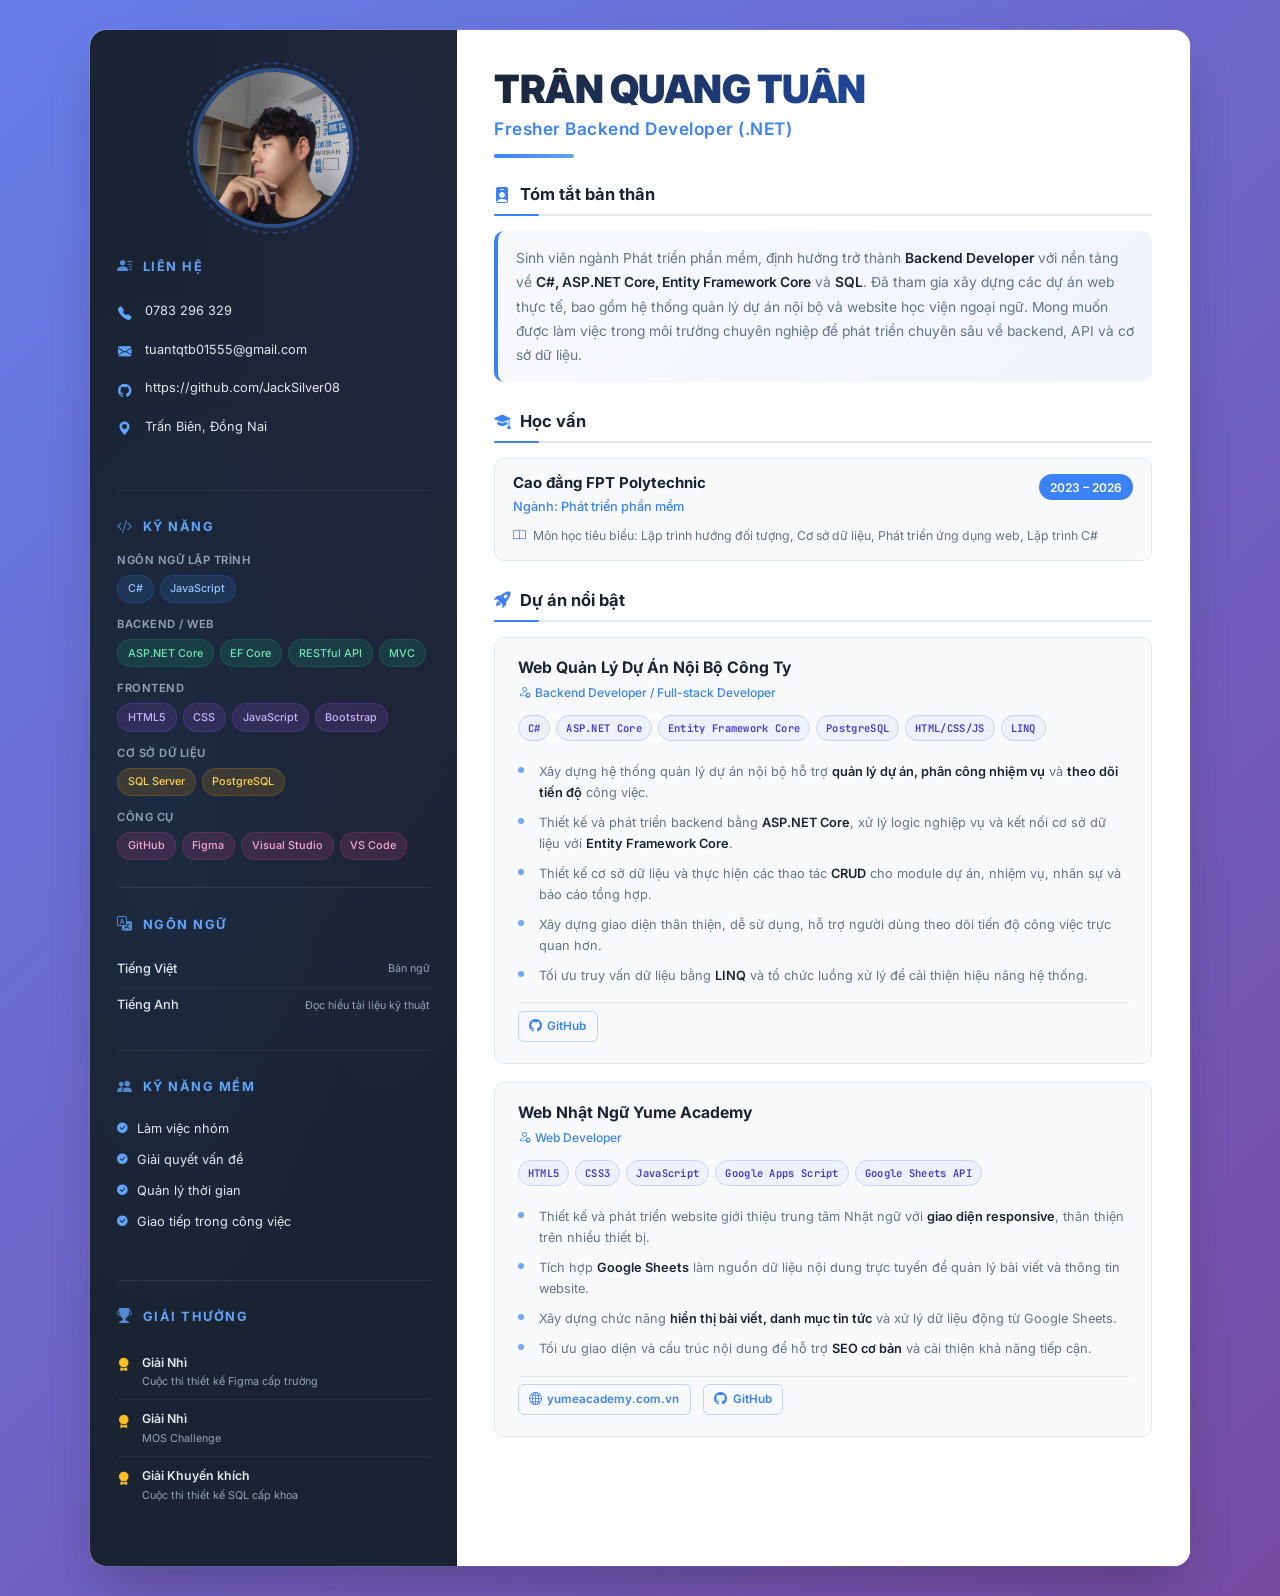
<file: index.html>
<!DOCTYPE html>
<html lang="vi">

<head>
    <meta charset="UTF-8">
    <meta name="viewport" content="width=device-width, initial-scale=1.0">
    <meta name="description" content="CV Trần Quang Tuấn - Fresher Backend Developer (.NET)">
    <title>CV - Trần Quang Tuấn | Fresher Backend Developer (.NET)</title>
    <!-- Bootstrap 5 CSS -->
    <link href="https://cdn.jsdelivr.net/npm/bootstrap@5.3.3/dist/css/bootstrap.min.css" rel="stylesheet">
    <!-- Bootstrap Icons -->
    <link href="https://cdn.jsdelivr.net/npm/bootstrap-icons@1.11.3/font/bootstrap-icons.min.css" rel="stylesheet">
    <!-- Google Fonts -->
    <link
        href="https://fonts.googleapis.com/css2?family=Inter:wght@300;400;500;600;700;800;900&family=JetBrains+Mono:wght@400;500&display=swap"
        rel="stylesheet">
    <link rel="stylesheet" href="style.css">
</head>

<body>
    <div class="cv-container">
        <div class="row g-0">
            <!-- ==================== CỘT TRÁI ==================== -->
            <div class="col-lg-4 sidebar">
                <!-- Ảnh đại diện -->
                <div class="profile-photo-wrapper">
                    <div class="profile-photo">
                        <img src="img/TuanTrandeptrai.jpg" alt="TRẦN QUANG TUẤN" id="profile-img">
                        <div class="photo-border"></div>
                    </div>
                </div>

                <!-- Thông tin liên hệ -->
                <div class="sidebar-section">
                    <h2 class="sidebar-title">
                        <i class="bi bi-person-lines-fill"></i>
                        Liên hệ
                    </h2>
                    <ul class="contact-list">
                        <li>
                            <i class="bi bi-telephone-fill"></i>
                            <span>0783 296 329</span>
                        </li>
                        <li>
                            <i class="bi bi-envelope-fill"></i>
                            <a href="mailto:tuantqtb01555@gmail.com">tuantqtb01555@gmail.com</a>
                        </li>
                        <li>
                            <i class="bi bi-github"></i>
                            <a href="https://github.com/JackSilver08"
                                target="_blank">https://github.com/JackSilver08</a>
                        </li>
                        <li>
                            <i class="bi bi-geo-alt-fill"></i>
                            <span>Trấn Biên, Đồng Nai</span>
                        </li>
                    </ul>
                </div>

                <!-- Kỹ năng -->
                <div class="sidebar-section">
                    <h2 class="sidebar-title">
                        <i class="bi bi-code-slash"></i>
                        Kỹ năng
                    </h2>

                    <div class="skill-group">
                        <h3 class="skill-group-title">Ngôn ngữ lập trình</h3>
                        <div class="skill-tags">
                            <span class="skill-tag primary">C#</span>
                            <span class="skill-tag primary">JavaScript</span>
                        </div>
                    </div>

                    <div class="skill-group">
                        <h3 class="skill-group-title">Backend / Web</h3>
                        <div class="skill-tags">
                            <span class="skill-tag accent">ASP.NET Core</span>
                            <span class="skill-tag accent">EF Core</span>
                            <span class="skill-tag accent">RESTful API</span>
                            <span class="skill-tag accent">MVC</span>
                        </div>
                    </div>

                    <div class="skill-group">
                        <h3 class="skill-group-title">Frontend</h3>
                        <div class="skill-tags">
                            <span class="skill-tag secondary">HTML5</span>
                            <span class="skill-tag secondary">CSS</span>
                            <span class="skill-tag secondary">JavaScript</span>
                            <span class="skill-tag secondary">Bootstrap</span>
                        </div>
                    </div>

                    <div class="skill-group">
                        <h3 class="skill-group-title">Cơ sở dữ liệu</h3>
                        <div class="skill-tags">
                            <span class="skill-tag db">SQL Server</span>
                            <span class="skill-tag db">PostgreSQL</span>
                        </div>
                    </div>

                    <div class="skill-group">
                        <h3 class="skill-group-title">Công cụ</h3>
                        <div class="skill-tags">
                            <span class="skill-tag tool">GitHub</span>
                            <span class="skill-tag tool">Figma</span>
                            <span class="skill-tag tool">Visual Studio</span>
                            <span class="skill-tag tool">VS Code</span>
                        </div>
                    </div>
                </div>

                <!-- Ngôn ngữ -->
                <div class="sidebar-section">
                    <h2 class="sidebar-title">
                        <i class="bi bi-translate"></i>
                        Ngôn ngữ
                    </h2>
                    <div class="language-item">
                        <div class="lang-name">Tiếng Việt</div>
                        <div class="lang-level">Bản ngữ</div>
                    </div>
                    <div class="language-item">
                        <div class="lang-name">Tiếng Anh</div>
                        <div class="lang-level">Đọc hiểu tài liệu kỹ thuật</div>
                    </div>
                </div>

                <!-- Kỹ năng mềm -->
                <div class="sidebar-section">
                    <h2 class="sidebar-title">
                        <i class="bi bi-people-fill"></i>
                        Kỹ năng mềm
                    </h2>
                    <ul class="soft-skills-list">
                        <li><i class="bi bi-check-circle-fill"></i> Làm việc nhóm</li>
                        <li><i class="bi bi-check-circle-fill"></i> Giải quyết vấn đề</li>
                        <li><i class="bi bi-check-circle-fill"></i> Quản lý thời gian</li>
                        <li><i class="bi bi-check-circle-fill"></i> Giao tiếp trong công việc</li>
                    </ul>
                </div>

                <!-- Giải thưởng -->
                <div class="sidebar-section">
                    <h2 class="sidebar-title">
                        <i class="bi bi-trophy-fill"></i>
                        Giải thưởng
                    </h2>
                    <ul class="awards-list">
                        <li>
                            <i class="bi bi-award-fill"></i>
                            <div>
                                <strong>Giải Nhì</strong>
                                <span>Cuộc thi thiết kế Figma cấp trường</span>
                            </div>
                        </li>
                        <li>
                            <i class="bi bi-award-fill"></i>
                            <div>
                                <strong>Giải Nhì</strong>
                                <span>MOS Challenge</span>
                            </div>
                        </li>
                        <li>
                            <i class="bi bi-award-fill"></i>
                            <div>
                                <strong>Giải Khuyến khích</strong>
                                <span>Cuộc thi thiết kế SQL cấp khoa</span>
                            </div>
                        </li>
                    </ul>
                </div>
            </div>

            <!-- ==================== CỘT PHẢI ==================== -->
            <div class="col-lg-8 main-content">
                <!-- Header: Tên + Vị trí -->
                <header class="cv-header">
                    <h1 class="full-name">TRẦN QUANG TUẤN</h1>
                    <div class="job-title">Fresher Backend Developer (.NET)</div>
                    <div class="header-divider"></div>
                </header>

                <!-- Tóm tắt bản thân -->
                <section class="cv-section" id="summary">
                    <h2 class="section-title">
                        <i class="bi bi-person-badge-fill"></i>
                        Tóm tắt bản thân
                    </h2>
                    <p class="summary-text">
                        Sinh viên ngành Phát triển phần mềm, định hướng trở thành <strong>Backend Developer</strong> với
                        nền tảng về
                        <strong>C#, ASP.NET Core, Entity Framework Core</strong> và <strong>SQL</strong>.
                        Đã tham gia xây dựng các dự án web thực tế, bao gồm hệ thống quản lý dự án nội bộ và website học
                        viện ngoại ngữ.
                        Mong muốn được làm việc trong môi trường chuyên nghiệp để phát triển chuyên sâu về backend, API
                        và cơ sở dữ liệu.
                    </p>
                </section>

                <!-- Học vấn -->
                <section class="cv-section" id="education">
                    <h2 class="section-title">
                        <i class="bi bi-mortarboard-fill"></i>
                        Học vấn
                    </h2>
                    <div class="education-item">
                        <div class="edu-header">
                            <div class="edu-info">
                                <h3 class="edu-school">Cao đẳng FPT Polytechnic</h3>
                                <span class="edu-major">Ngành: Phát triển phần mềm</span>
                            </div>
                            <span class="edu-year">2023 – 2026</span>
                        </div>
                        <p class="edu-detail">
                            <i class="bi bi-book"></i>
                            Môn học tiêu biểu: Lập trình hướng đối tượng, Cơ sở dữ liệu, Phát triển ứng dụng web, Lập
                            trình C#
                        </p>
                    </div>
                </section>

                <!-- Dự án nổi bật -->
                <section class="cv-section" id="projects">
                    <h2 class="section-title">
                        <i class="bi bi-rocket-takeoff-fill"></i>
                        Dự án nổi bật
                    </h2>

                    <!-- Project 1 -->
                    <div class="project-card">
                        <div class="project-header">
                            <h3 class="project-name">Web Quản Lý Dự Án Nội Bộ Công Ty</h3>
                            <div class="project-meta">
                                <span class="project-role"><i class="bi bi-person-gear"></i> Backend Developer /
                                    Full-stack Developer</span>
                            </div>
                        </div>
                        <div class="tech-stack">
                            <span class="tech-badge">C#</span>
                            <span class="tech-badge">ASP.NET Core</span>
                            <span class="tech-badge">Entity Framework Core</span>
                            <span class="tech-badge">PostgreSQL</span>
                            <span class="tech-badge">HTML/CSS/JS</span>
                            <span class="tech-badge">LINQ</span>
                        </div>
                        <ul class="project-details">
                            <li>Xây dựng hệ thống quản lý dự án nội bộ hỗ trợ <strong>quản lý dự án, phân công nhiệm
                                    vụ</strong> và <strong>theo dõi tiến độ</strong> công việc.</li>
                            <li>Thiết kế và phát triển backend bằng <strong>ASP.NET Core</strong>, xử lý logic nghiệp vụ
                                và kết nối cơ sở dữ liệu với <strong>Entity Framework Core</strong>.</li>
                            <li>Thiết kế cơ sở dữ liệu và thực hiện các thao tác <strong>CRUD</strong> cho module dự án,
                                nhiệm vụ, nhân sự và báo cáo tổng hợp.</li>
                            <li>Xây dựng giao diện thân thiện, dễ sử dụng, hỗ trợ người dùng theo dõi tiến độ công việc
                                trực quan hơn.</li>
                            <li>Tối ưu truy vấn dữ liệu bằng <strong>LINQ</strong> và tổ chức luồng xử lý để cải thiện
                                hiệu năng hệ thống.</li>
                        </ul>
                        <div class="project-links">
                            <a href="https://github.com/JackSilver08/ProjectHub.git" class="project-link"><i
                                    class="bi bi-github"></i> GitHub</a>
                        </div>
                    </div>

                    <!-- Project 2 -->
                    <div class="project-card">
                        <div class="project-header">
                            <h3 class="project-name">Web Nhật Ngữ Yume Academy</h3>
                            <div class="project-meta">
                                <span class="project-role"><i class="bi bi-person-gear"></i> Web Developer</span>
                            </div>
                        </div>
                        <div class="tech-stack">
                            <span class="tech-badge">HTML5</span>
                            <span class="tech-badge">CSS3</span>
                            <span class="tech-badge">JavaScript</span>
                            <span class="tech-badge">Google Apps Script</span>
                            <span class="tech-badge">Google Sheets API</span>
                        </div>
                        <ul class="project-details">
                            <li>Thiết kế và phát triển website giới thiệu trung tâm Nhật ngữ với <strong>giao diện
                                    responsive</strong>, thân thiện trên nhiều thiết bị.</li>
                            <li>Tích hợp <strong>Google Sheets</strong> làm nguồn dữ liệu nội dung trực tuyến để quản lý
                                bài viết và thông tin website.</li>
                            <li>Xây dựng chức năng <strong>hiển thị bài viết, danh mục tin tức</strong> và xử lý dữ liệu
                                động từ Google Sheets.</li>
                            <li>Tối ưu giao diện và cấu trúc nội dung để hỗ trợ <strong>SEO cơ bản</strong> và cải thiện
                                khả năng tiếp cận.</li>
                        </ul>
                        <div class="project-links">
                            <a href="https://yumeacademy.com.vn" target="_blank" class="project-link"><i
                                    class="bi bi-globe2"></i> yumeacademy.com.vn</a>
                            <a href="#" class="project-link"><i class="bi bi-github"></i> GitHub</a>
                        </div>
                    </div>
                </section>
            </div>
        </div>
    </div>

    <!-- Bootstrap JS -->
    <script src="https://cdn.jsdelivr.net/npm/bootstrap@5.3.3/dist/js/bootstrap.bundle.min.js"></script>
    <script>
        // Avatar fallback - hiển thị chữ viết tắt khi chưa có ảnh
        const img = document.getElementById('profile-img');
        img.onerror = function () {
            this.style.display = 'none';
            const wrapper = this.parentElement;
            const fallback = document.createElement('div');
            fallback.className = 'avatar-fallback';
            fallback.textContent = 'TQT';
            wrapper.insertBefore(fallback, this);
        };
    </script>
</body>

</html>
</file>
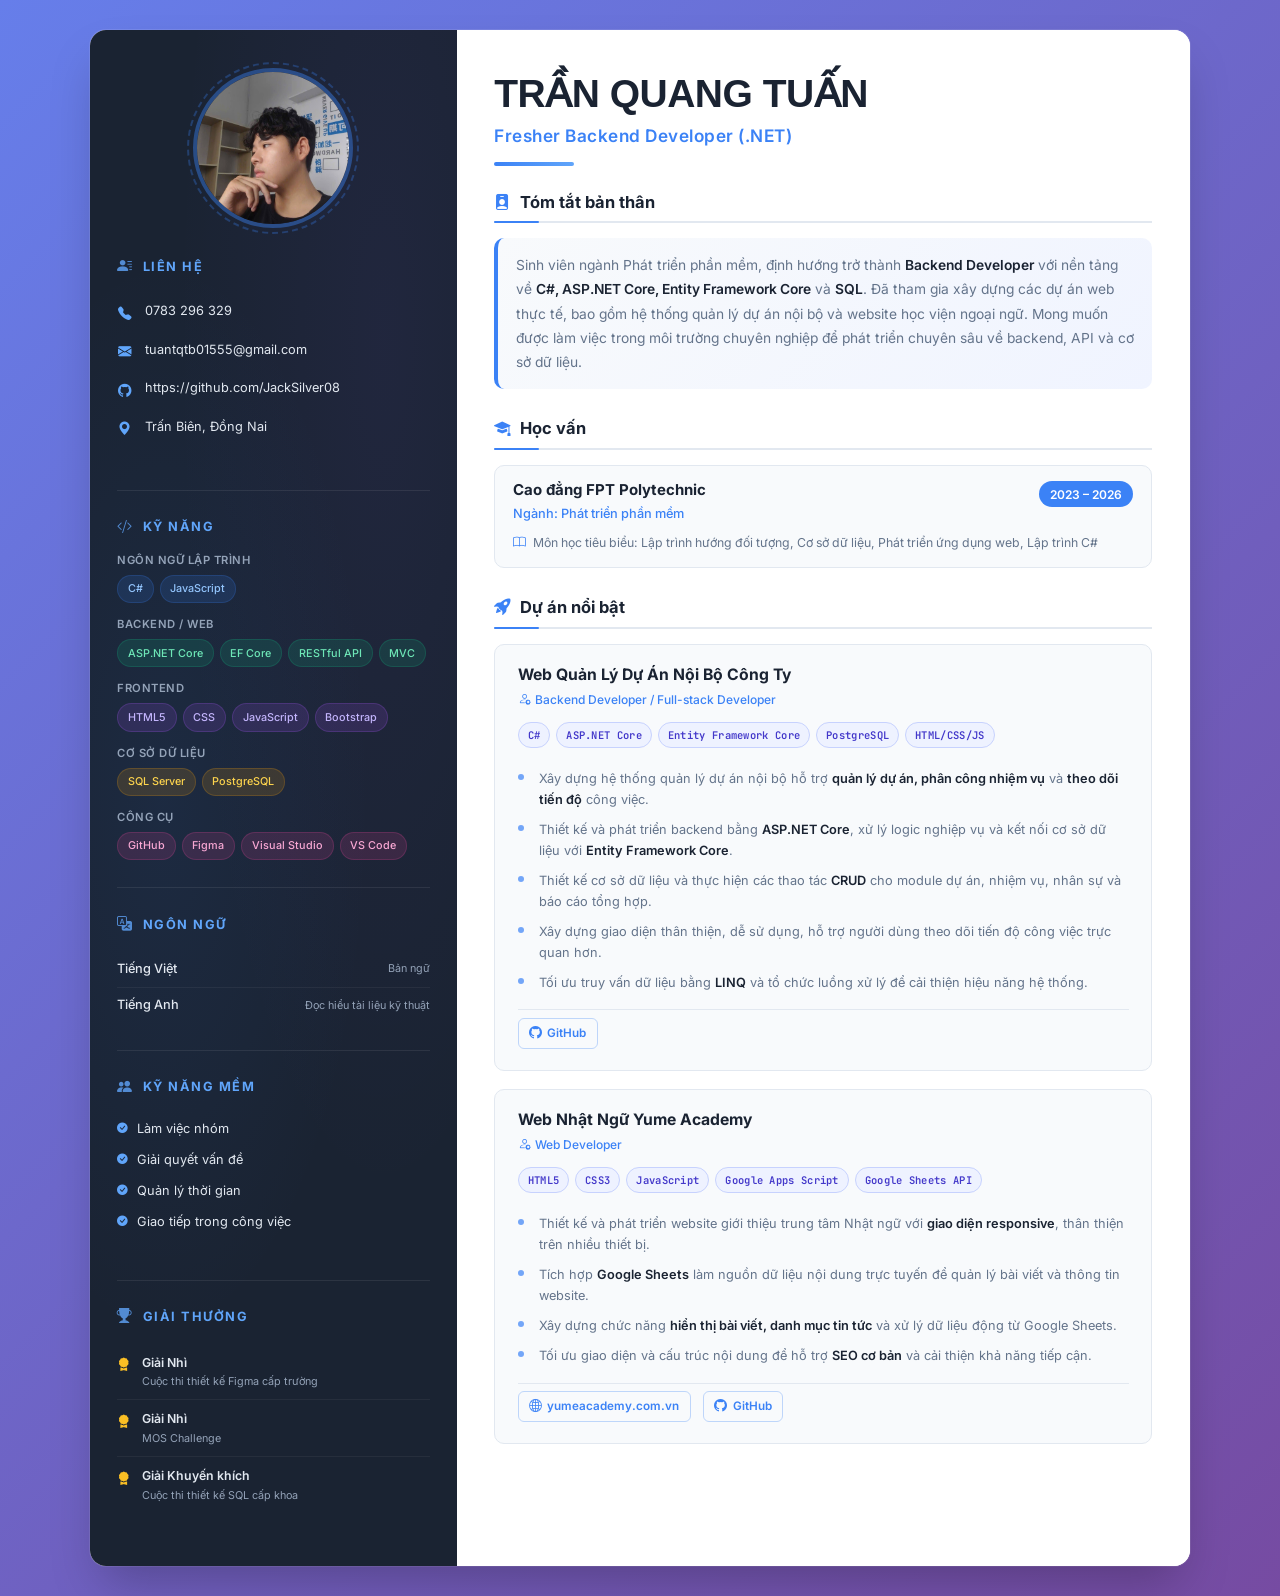
<file: cv_merged.html>
﻿<!DOCTYPE html>
<html lang="vi">

<head>
    <meta charset="UTF-8">
    <meta name="viewport" content="width=device-width, initial-scale=1.0">
    <meta name="description" content="CV Trần Quang Tuấn - Fresher Backend Developer (.NET)">
    <title>CV - Trần Quang Tuấn | Fresher Backend Developer (.NET)</title>
    <!-- Bootstrap 5 CSS -->
    <link href="https://cdn.jsdelivr.net/npm/bootstrap@5.3.3/dist/css/bootstrap.min.css" rel="stylesheet">
    <!-- Bootstrap Icons -->
    <link href="https://cdn.jsdelivr.net/npm/bootstrap-icons@1.11.3/font/bootstrap-icons.min.css" rel="stylesheet">
    <!-- Google Fonts -->
    <link
        href="https://fonts.googleapis.com/css2?family=Inter:wght@300;400;500;600;700;800;900&family=JetBrains+Mono:wght@400;500&display=swap"
        rel="stylesheet">
    <style>
/* ============================================
   CV - Trần Quang Tuấn
   Fresher Backend Developer (.NET)
   Premium Professional Design
   ============================================ */

/* ---------- CSS Variables ---------- */
:root {
    --primary: #1a2332;
    --primary-light: #243447;
    --primary-dark: #0f1720;
    --accent: #3b82f6;
    --accent-light: #60a5fa;
    --accent-dark: #2563eb;
    --accent-glow: rgba(59, 130, 246, 0.15);
    --sidebar-bg: #1a2332;
    --sidebar-text: #e2e8f0;
    --sidebar-muted: #94a3b8;
    --main-bg: #ffffff;
    --main-text: #1e293b;
    --main-muted: #64748b;
    --border-color: #e2e8f0;
    --card-bg: #f8fafc;
    --card-border: #e2e8f0;
    --tag-primary-bg: rgba(59, 130, 246, 0.15);
    --tag-primary-text: #93c5fd;
    --tag-accent-bg: rgba(16, 185, 129, 0.15);
    --tag-accent-text: #6ee7b7;
    --tag-secondary-bg: rgba(168, 85, 247, 0.15);
    --tag-secondary-text: #c4b5fd;
    --tag-db-bg: rgba(245, 158, 11, 0.15);
    --tag-db-text: #fcd34d;
    --tag-tool-bg: rgba(236, 72, 153, 0.15);
    --tag-tool-text: #f9a8d4;
    --tech-badge-bg: #eef2ff;
    --tech-badge-text: #4338ca;
    --tech-badge-border: #c7d2fe;
    --shadow-sm: 0 1px 2px rgba(0,0,0,0.05);
    --shadow-md: 0 4px 6px -1px rgba(0,0,0,0.1);
    --shadow-lg: 0 10px 15px -3px rgba(0,0,0,0.1);
    --shadow-xl: 0 20px 25px -5px rgba(0,0,0,0.1);
    --radius-sm: 6px;
    --radius-md: 10px;
    --radius-lg: 16px;
    --transition: all 0.3s cubic-bezier(0.4, 0, 0.2, 1);
}

/* ---------- Reset & Base ---------- */
*, *::before, *::after {
    box-sizing: border-box;
    margin: 0;
    padding: 0;
}

html {
    font-size: 15px;
    -webkit-font-smoothing: antialiased;
    -moz-osx-font-smoothing: grayscale;
}

body {
    font-family: 'Inter', -apple-system, BlinkMacSystemFont, 'Segoe UI', sans-serif;
    background: linear-gradient(135deg, #667eea 0%, #764ba2 100%);
    min-height: 100vh;
    display: flex;
    justify-content: center;
    align-items: flex-start;
    padding: 2rem 1rem;
    color: var(--main-text);
    line-height: 1.6;
}

/* ---------- CV Container ---------- */
.cv-container {
    max-width: 1100px;
    width: 100%;
    background: var(--main-bg);
    border-radius: var(--radius-lg);
    overflow: hidden;
    box-shadow: 
        0 25px 50px -12px rgba(0, 0, 0, 0.25),
        0 0 0 1px rgba(255, 255, 255, 0.1);
    animation: fadeInUp 0.8s ease-out;
}

@keyframes fadeInUp {
    from {
        opacity: 0;
        transform: translateY(30px);
    }
    to {
        opacity: 1;
        transform: translateY(0);
    }
}

/* ============================================
   SIDEBAR (Cột trái)
   ============================================ */
.sidebar {
    background: var(--sidebar-bg);
    color: var(--sidebar-text);
    padding: 2.5rem 1.8rem;
    position: relative;
    overflow: hidden;
}

.sidebar::before {
    content: '';
    position: absolute;
    top: 0;
    left: 0;
    right: 0;
    bottom: 0;
    background: 
        radial-gradient(ellipse at 20% 50%, rgba(59, 130, 246, 0.08) 0%, transparent 50%),
        radial-gradient(ellipse at 80% 20%, rgba(139, 92, 246, 0.06) 0%, transparent 50%);
    pointer-events: none;
}

.sidebar > * {
    position: relative;
    z-index: 1;
}

/* ---------- Profile Photo ---------- */
.profile-photo-wrapper {
    display: flex;
    justify-content: center;
    margin-bottom: 2rem;
}

.profile-photo {
    position: relative;
    width: 160px;
    height: 160px;
}

.profile-photo img {
    width: 100%;
    height: 100%;
    border-radius: 50%;
    object-fit: cover;
    border: 4px solid rgba(59, 130, 246, 0.4);
    transition: var(--transition);
    filter: brightness(1.05);
}

.profile-photo:hover img {
    border-color: var(--accent-light);
    transform: scale(1.03);
}

.photo-border {
    position: absolute;
    top: -6px;
    left: -6px;
    right: -6px;
    bottom: -6px;
    border-radius: 50%;
    border: 2px dashed rgba(59, 130, 246, 0.3);
    animation: rotate 20s linear infinite;
}

@keyframes rotate {
    from { transform: rotate(0deg); }
    to { transform: rotate(360deg); }
}

/* Avatar Fallback */
.avatar-fallback {
    width: 100%;
    height: 100%;
    border-radius: 50%;
    background: linear-gradient(135deg, var(--accent), #8b5cf6);
    display: flex;
    align-items: center;
    justify-content: center;
    font-size: 2.8rem;
    font-weight: 800;
    color: #fff;
    letter-spacing: 2px;
    border: 4px solid rgba(59, 130, 246, 0.4);
}

/* ---------- Sidebar Section ---------- */
.sidebar-section {
    margin-bottom: 1.8rem;
    padding-bottom: 1.8rem;
    border-bottom: 1px solid rgba(255, 255, 255, 0.08);
}

.sidebar-section:last-child {
    margin-bottom: 0;
    padding-bottom: 0;
    border-bottom: none;
}

.sidebar-title {
    font-size: 0.85rem;
    font-weight: 700;
    text-transform: uppercase;
    letter-spacing: 1.5px;
    color: var(--accent-light);
    margin-bottom: 1.2rem;
    display: flex;
    align-items: center;
    gap: 0.6rem;
}

.sidebar-title i {
    font-size: 1rem;
    opacity: 0.8;
}

/* ---------- Contact List ---------- */
.contact-list {
    list-style: none;
    padding: 0;
}

.contact-list li {
    display: flex;
    align-items: flex-start;
    gap: 0.75rem;
    padding: 0.5rem 0;
    font-size: 0.85rem;
    color: var(--sidebar-text);
    transition: var(--transition);
}

.contact-list li:hover {
    color: #fff;
    transform: translateX(3px);
}

.contact-list li i {
    color: var(--accent-light);
    font-size: 0.9rem;
    margin-top: 2px;
    flex-shrink: 0;
    width: 1.1rem;
    text-align: center;
}

.contact-list li a {
    color: var(--sidebar-text);
    text-decoration: none;
    transition: var(--transition);
    word-break: break-all;
}

.contact-list li a:hover {
    color: var(--accent-light);
}

/* ---------- Skill Groups ---------- */
.skill-group {
    margin-bottom: 1rem;
}

.skill-group:last-child {
    margin-bottom: 0;
}

.skill-group-title {
    font-size: 0.75rem;
    font-weight: 600;
    color: var(--sidebar-muted);
    margin-bottom: 0.5rem;
    text-transform: uppercase;
    letter-spacing: 0.5px;
}

.skill-tags {
    display: flex;
    flex-wrap: wrap;
    gap: 0.4rem;
}

.skill-tag {
    font-size: 0.72rem;
    font-weight: 500;
    padding: 0.3rem 0.65rem;
    border-radius: 20px;
    transition: var(--transition);
    cursor: default;
}

.skill-tag:hover {
    transform: translateY(-1px);
    filter: brightness(1.2);
}

.skill-tag.primary {
    background: var(--tag-primary-bg);
    color: var(--tag-primary-text);
    border: 1px solid rgba(59, 130, 246, 0.2);
}

.skill-tag.accent {
    background: var(--tag-accent-bg);
    color: var(--tag-accent-text);
    border: 1px solid rgba(16, 185, 129, 0.2);
}

.skill-tag.secondary {
    background: var(--tag-secondary-bg);
    color: var(--tag-secondary-text);
    border: 1px solid rgba(168, 85, 247, 0.2);
}

.skill-tag.db {
    background: var(--tag-db-bg);
    color: var(--tag-db-text);
    border: 1px solid rgba(245, 158, 11, 0.2);
}

.skill-tag.tool {
    background: var(--tag-tool-bg);
    color: var(--tag-tool-text);
    border: 1px solid rgba(236, 72, 153, 0.2);
}

/* ---------- Language ---------- */
.language-item {
    display: flex;
    justify-content: space-between;
    align-items: center;
    padding: 0.5rem 0;
    border-bottom: 1px solid rgba(255, 255, 255, 0.05);
}

.language-item:last-child {
    border-bottom: none;
}

.lang-name {
    font-size: 0.85rem;
    font-weight: 500;
    color: var(--sidebar-text);
}

.lang-level {
    font-size: 0.72rem;
    color: var(--sidebar-muted);
    text-align: right;
    max-width: 55%;
}

/* ---------- Soft Skills ---------- */
.soft-skills-list {
    list-style: none;
    padding: 0;
}

.soft-skills-list li {
    display: flex;
    align-items: center;
    gap: 0.6rem;
    padding: 0.35rem 0;
    font-size: 0.85rem;
    color: var(--sidebar-text);
    transition: var(--transition);
}

.soft-skills-list li:hover {
    transform: translateX(3px);
}

.soft-skills-list li i {
    color: var(--accent-light);
    font-size: 0.7rem;
}

/* ---------- Awards ---------- */
.awards-list {
    list-style: none;
    padding: 0;
}

.awards-list li {
    display: flex;
    align-items: flex-start;
    gap: 0.7rem;
    padding: 0.6rem 0;
    border-bottom: 1px solid rgba(255, 255, 255, 0.05);
    transition: var(--transition);
}

.awards-list li:last-child {
    border-bottom: none;
}

.awards-list li:hover {
    transform: translateX(3px);
}

.awards-list li i {
    color: #fbbf24;
    font-size: 0.9rem;
    margin-top: 2px;
    flex-shrink: 0;
}

.awards-list li div {
    display: flex;
    flex-direction: column;
}

.awards-list li strong {
    font-size: 0.82rem;
    font-weight: 600;
    color: var(--sidebar-text);
}

.awards-list li span {
    font-size: 0.72rem;
    color: var(--sidebar-muted);
    margin-top: 1px;
}


/* ============================================
   MAIN CONTENT (Cột phải)
   ============================================ */
.main-content {
    padding: 2.5rem 2.5rem 2rem;
    background: var(--main-bg);
}

/* ---------- CV Header ---------- */
.cv-header {
    margin-bottom: 1.8rem;
}

.full-name {
    font-family: 'Segoe UI', Tahoma, Arial, 'Noto Sans', sans-serif;
    font-size: 2.6rem;
    font-weight: 900;
    color: var(--primary);
    letter-spacing: -0.5px;
    line-height: 1.2;
    margin-bottom: 0.3rem;
    display: inline-block;
    overflow: visible;
    padding-top: 0.08em;
}

.job-title {
    font-size: 1.15rem;
    font-weight: 600;
    color: var(--accent);
    letter-spacing: 0.5px;
    margin-bottom: 0.8rem;
}

.header-divider {
    width: 80px;
    height: 4px;
    background: linear-gradient(90deg, var(--accent), var(--accent-light));
    border-radius: 2px;
}

/* ---------- CV Section ---------- */
.cv-section {
    margin-bottom: 2rem;
}

.section-title {
    font-size: 1.1rem;
    font-weight: 700;
    color: var(--primary);
    margin-bottom: 1rem;
    padding-bottom: 0.6rem;
    border-bottom: 2px solid var(--border-color);
    display: flex;
    align-items: center;
    gap: 0.6rem;
    position: relative;
}

.section-title::after {
    content: '';
    position: absolute;
    bottom: -2px;
    left: 0;
    width: 45px;
    height: 2px;
    background: var(--accent);
    border-radius: 1px;
}

.section-title i {
    color: var(--accent);
    font-size: 1.1rem;
}

/* ---------- Summary ---------- */
.summary-text {
    font-size: 0.92rem;
    color: var(--main-muted);
    line-height: 1.75;
    padding: 1rem 1.2rem;
    background: linear-gradient(135deg, var(--card-bg), #f0f4ff);
    border-radius: var(--radius-md);
    border-left: 4px solid var(--accent);
    position: relative;
}

.summary-text strong {
    color: var(--primary);
    font-weight: 600;
}

/* ---------- Education ---------- */
.education-item {
    padding: 1rem 1.2rem;
    background: var(--card-bg);
    border-radius: var(--radius-md);
    border: 1px solid var(--card-border);
    transition: var(--transition);
}

.education-item:hover {
    box-shadow: var(--shadow-md);
    border-color: var(--accent);
    transform: translateY(-2px);
}

.edu-header {
    display: flex;
    justify-content: space-between;
    align-items: flex-start;
    margin-bottom: 0.5rem;
}

.edu-school {
    font-size: 1rem;
    font-weight: 700;
    color: var(--primary);
    margin-bottom: 0.15rem;
}

.edu-major {
    font-size: 0.85rem;
    color: var(--accent);
    font-weight: 500;
}

.edu-year {
    font-size: 0.8rem;
    font-weight: 600;
    color: var(--main-bg);
    background: var(--accent);
    padding: 0.25rem 0.75rem;
    border-radius: 20px;
    white-space: nowrap;
    flex-shrink: 0;
}

.edu-detail {
    font-size: 0.82rem;
    color: var(--main-muted);
    margin: 0;
}

.edu-detail i {
    color: var(--accent);
    margin-right: 0.3rem;
    font-size: 0.8rem;
}

/* ---------- Project Card ---------- */
.project-card {
    padding: 1.4rem 1.5rem;
    background: var(--card-bg);
    border-radius: var(--radius-md);
    border: 1px solid var(--card-border);
    margin-bottom: 1.2rem;
    transition: var(--transition);
    position: relative;
    overflow: hidden;
}

.project-card::before {
    content: '';
    position: absolute;
    top: 0;
    left: 0;
    width: 4px;
    height: 100%;
    background: linear-gradient(to bottom, var(--accent), var(--accent-light));
    border-radius: 2px 0 0 2px;
    opacity: 0;
    transition: var(--transition);
}

.project-card:hover {
    box-shadow: var(--shadow-lg);
    border-color: rgba(59, 130, 246, 0.3);
    transform: translateY(-3px);
}

.project-card:hover::before {
    opacity: 1;
}

.project-card:last-child {
    margin-bottom: 0;
}

.project-header {
    margin-bottom: 0.8rem;
}

.project-name {
    font-size: 1.05rem;
    font-weight: 700;
    color: var(--primary);
    margin-bottom: 0.3rem;
}

.project-meta {
    display: flex;
    flex-wrap: wrap;
    gap: 0.8rem;
}

.project-role {
    font-size: 0.8rem;
    color: var(--accent);
    font-weight: 500;
    display: flex;
    align-items: center;
    gap: 0.3rem;
}

.project-role i {
    font-size: 0.85rem;
}

/* ---------- Tech Stack Badges ---------- */
.tech-stack {
    display: flex;
    flex-wrap: wrap;
    gap: 0.4rem;
    margin-bottom: 1rem;
}

.tech-badge {
    font-size: 0.7rem;
    font-weight: 600;
    padding: 0.25rem 0.6rem;
    background: var(--tech-badge-bg);
    color: var(--tech-badge-text);
    border: 1px solid var(--tech-badge-border);
    border-radius: 20px;
    font-family: 'JetBrains Mono', monospace;
    letter-spacing: 0.3px;
    transition: var(--transition);
}

.tech-badge:hover {
    background: var(--accent);
    color: #fff;
    border-color: var(--accent);
    transform: translateY(-1px);
}

/* ---------- Project Details ---------- */
.project-details {
    list-style: none;
    padding: 0;
    margin-bottom: 0.8rem;
}

.project-details li {
    font-size: 0.85rem;
    color: var(--main-muted);
    padding: 0.3rem 0 0.3rem 1.4rem;
    position: relative;
    line-height: 1.65;
}

.project-details li::before {
    content: '';
    position: absolute;
    left: 0;
    top: 0.7rem;
    width: 6px;
    height: 6px;
    border-radius: 50%;
    background: var(--accent);
    opacity: 0.7;
}

.project-details li strong {
    color: var(--primary);
    font-weight: 600;
}

/* ---------- Project Links ---------- */
.project-links {
    display: flex;
    gap: 0.8rem;
    flex-wrap: wrap;
    padding-top: 0.5rem;
    border-top: 1px solid var(--card-border);
}

.project-link {
    font-size: 0.78rem;
    font-weight: 600;
    color: var(--accent);
    text-decoration: none;
    display: flex;
    align-items: center;
    gap: 0.35rem;
    padding: 0.3rem 0.7rem;
    border-radius: var(--radius-sm);
    border: 1px solid rgba(59, 130, 246, 0.3);
    transition: var(--transition);
}

.project-link:hover {
    background: var(--accent);
    color: #fff;
    border-color: var(--accent);
    transform: translateY(-1px);
    box-shadow: 0 3px 10px rgba(59, 130, 246, 0.3);
}

.project-link i {
    font-size: 0.85rem;
}


/* ============================================
   PRINT PAGE SETUP
   ============================================ */
@page {
    size: A4 portrait;
    margin: 0;
}

@media print {
    :root {
        --print-page-width: 210mm;
        --print-page-height: 297mm;
        --print-sidebar-width: 70mm;
        --print-main-width: 140mm;
        --print-base-size: 9pt;
        --print-body-line-height: 1.35;
    }

    html,
    body {
        width: var(--print-page-width);
        height: var(--print-page-height);
        margin: 0 !important;
        padding: 0 !important;
        overflow: hidden;
        background: #fff !important;
    }

    body {
        display: block;
        min-height: 0;
        font-size: var(--print-base-size);
        line-height: var(--print-body-line-height);
        color: var(--main-text);
        -webkit-print-color-adjust: exact;
        print-color-adjust: exact;
    }

    /* Freeze interactive effects so the printed page stays deterministic. */
    *,
    *::before,
    *::after {
        animation: none !important;
        transition: none !important;
        box-shadow: none !important;
    }

    .cv-container {
        width: var(--print-page-width) !important;
        min-width: var(--print-page-width);
        max-width: var(--print-page-width) !important;
        height: var(--print-page-height) !important;
        min-height: var(--print-page-height);
        margin: 0 !important;
        border-radius: 0;
        overflow: hidden;
        box-shadow: none;
        break-after: avoid-page;
        page-break-after: avoid;
    }

    /* Override Bootstrap's responsive grid so print keeps the two-column layout on A4. */
    .cv-container > .row {
        display: grid !important;
        grid-template-columns: var(--print-sidebar-width) var(--print-main-width);
        width: 100%;
        height: 100%;
        margin: 0 !important;
        gap: 0;
    }

    .sidebar,
    .main-content {
        width: auto !important;
        max-width: none !important;
        min-width: 0;
        min-height: 0;
        flex: none !important;
    }

    .sidebar {
        padding: 10mm 6mm 8mm;
        background: var(--sidebar-bg) !important;
    }

    .main-content {
        padding: 10mm 9mm 8mm;
        background: #fff !important;
    }

    .photo-border {
        animation: none;
        top: -1.2mm;
        left: -1.2mm;
        right: -1.2mm;
        bottom: -1.2mm;
        border-width: 0.35mm;
    }

    .profile-photo-wrapper {
        margin-bottom: 4mm;
    }

    .profile-photo {
        width: 30mm;
        height: 30mm;
    }

    .avatar-fallback {
        font-size: 18pt;
        letter-spacing: 0.8pt;
    }

    .sidebar-section {
        margin-bottom: 4.2mm;
        padding-bottom: 4.2mm;
    }

    .sidebar-title {
        font-size: 9pt;
        letter-spacing: 0.8pt;
        margin-bottom: 2.5mm;
        gap: 1.6mm;
    }

    .sidebar-title i {
        font-size: 9.5pt;
    }

    .contact-list li,
    .soft-skills-list li {
        gap: 2mm;
        padding: 1.2mm 0;
        font-size: 8pt;
    }

    .contact-list li i,
    .awards-list li i {
        width: 4mm;
        font-size: 8pt;
        margin-top: 0.3mm;
    }

    .contact-list li a {
        color: var(--sidebar-text) !important;
        word-break: break-word;
        overflow-wrap: anywhere;
    }

    .skill-group {
        margin-bottom: 2.5mm;
    }

    .skill-group-title {
        font-size: 7.2pt;
        margin-bottom: 1.2mm;
    }

    .skill-tags,
    .tech-stack {
        gap: 1.2mm;
    }

    .skill-tag,
    .tech-badge {
        font-size: 6.9pt;
        padding: 0.8mm 1.8mm;
        border-radius: 999px;
    }

    .language-item {
        padding: 1.2mm 0;
    }

    .lang-name {
        font-size: 8pt;
    }

    .lang-level {
        max-width: 52%;
        font-size: 7pt;
    }

    .awards-list li {
        gap: 2mm;
        padding: 1.4mm 0;
    }

    .awards-list li strong {
        font-size: 7.8pt;
    }

    .awards-list li span {
        font-size: 7pt;
    }

    .cv-header {
        margin-bottom: 4.5mm;
    }

    .full-name {
        font-size: 23pt;
        margin-bottom: 1mm;
        letter-spacing: -0.4pt;
    }

    .job-title {
        font-size: 11pt;
        margin-bottom: 2.3mm;
    }

    .header-divider {
        width: 24mm;
        height: 1mm;
    }

    .cv-section {
        margin-bottom: 4.5mm;
    }

    .cv-section:last-child {
        margin-bottom: 0;
    }

    .section-title {
        font-size: 10.5pt;
        margin-bottom: 2.2mm;
        padding-bottom: 1.6mm;
        gap: 1.8mm;
    }

    .section-title::after {
        width: 13mm;
    }

    .section-title i {
        font-size: 10pt;
    }

    .summary-text,
    .education-item,
    .project-card {
        border-radius: 2mm;
    }

    .summary-text {
        font-size: 8.8pt;
        line-height: 1.45;
        padding: 3mm 3.4mm;
        border-left-width: 1mm;
    }

    .education-item {
        padding: 3mm 3.4mm;
    }

    .edu-header {
        gap: 2mm;
        margin-bottom: 1.4mm;
    }

    .edu-school {
        font-size: 9pt;
    }

    .edu-major {
        font-size: 8pt;
    }

    .edu-year {
        font-size: 7.4pt;
        padding: 0.8mm 2mm;
    }

    .edu-detail {
        font-size: 7.8pt;
        line-height: 1.35;
    }

    .project-card {
        padding: 3.2mm 3.5mm;
        margin-bottom: 3mm;
    }

    .project-card::before {
        width: 1mm;
        opacity: 1;
    }

    .project-header {
        margin-bottom: 1.8mm;
    }

    .project-name {
        font-size: 9.2pt;
        line-height: 1.25;
        margin-bottom: 0.8mm;
    }

    .project-meta {
        gap: 1.6mm;
    }

    .project-role {
        font-size: 7.7pt;
        gap: 1mm;
    }

    .project-role i {
        font-size: 7.8pt;
    }

    .tech-stack {
        margin-bottom: 2.2mm;
    }

    .project-details {
        margin-bottom: 2mm;
    }

    .project-details li {
        font-size: 7.9pt;
        line-height: 1.35;
        padding: 0.7mm 0 0.7mm 4mm;
    }

    .project-details li::before {
        top: 1.55mm;
        width: 1.2mm;
        height: 1.2mm;
    }

    .project-links {
        gap: 1.8mm;
        padding-top: 2mm;
    }

    .project-link {
        font-size: 7.2pt;
        padding: 0.9mm 2mm;
        gap: 1mm;
        color: var(--accent) !important;
    }

    .project-link i {
        font-size: 7.4pt;
    }

    .sidebar-section,
    .cv-section,
    .education-item,
    .project-card,
    .project-links {
        break-inside: avoid;
        page-break-inside: avoid;
    }
}


/* ============================================
   RESPONSIVE
   ============================================ */

/* Tablet */
@media (max-width: 992px) {
    body {
        padding: 1rem 0.5rem;
    }

    .cv-container {
        border-radius: var(--radius-md);
    }

    .sidebar {
        padding: 2rem 1.5rem;
    }

    .main-content {
        padding: 2rem;
    }

    .full-name {
        font-size: 2.2rem;
    }

    .profile-photo {
        width: 140px;
        height: 140px;
    }
}

/* Mobile */
@media (max-width: 576px) {
    body {
        padding: 0;
        background: var(--main-bg);
    }

    .cv-container {
        border-radius: 0;
        box-shadow: none;
    }

    .sidebar {
        padding: 1.8rem 1.2rem;
    }

    .main-content {
        padding: 1.5rem 1.2rem;
    }

    .full-name {
        font-size: 1.8rem;
    }

    .job-title {
        font-size: 1rem;
    }

    .edu-header {
        flex-direction: column;
        gap: 0.5rem;
    }

    .profile-photo {
        width: 130px;
        height: 130px;
    }

    .project-card {
        padding: 1rem;
    }

    .contact-list li {
        font-size: 0.8rem;
    }
}

</style>
</head>

<body>
    <div class="cv-container">
        <div class="row g-0">
            <!-- ==================== CỘT TRÁI ==================== -->
            <div class="col-lg-4 sidebar">
                <!-- Ảnh đại diện -->
                <div class="profile-photo-wrapper">
                    <div class="profile-photo">
                        <img src="[data-uri]" alt="TRẦN QUANG TUẤN" id="profile-img">
                        <div class="photo-border"></div>
                    </div>
                </div>

                <!-- Thông tin liên hệ -->
                <div class="sidebar-section">
                    <h2 class="sidebar-title">
                        <i class="bi bi-person-lines-fill"></i>
                        Liên hệ
                    </h2>
                    <ul class="contact-list">
                        <li>
                            <i class="bi bi-telephone-fill"></i>
                            <span>0783 296 329</span>
                        </li>
                        <li>
                            <i class="bi bi-envelope-fill"></i>
                            <a href="mailto:tuantqtb01555@gmail.com">tuantqtb01555@gmail.com</a>
                        </li>
                        <li>
                            <i class="bi bi-github"></i>
                            <a href="https://github.com/JackSilver08"
                                target="_blank">https://github.com/JackSilver08</a>
                        </li>
                        <li>
                            <i class="bi bi-geo-alt-fill"></i>
                            <span>Trấn Biên, Đồng Nai</span>
                        </li>
                    </ul>
                </div>

                <!-- Kỹ năng -->
                <div class="sidebar-section">
                    <h2 class="sidebar-title">
                        <i class="bi bi-code-slash"></i>
                        Kỹ năng
                    </h2>

                    <div class="skill-group">
                        <h3 class="skill-group-title">Ngôn ngữ lập trình</h3>
                        <div class="skill-tags">
                            <span class="skill-tag primary">C#</span>
                            <span class="skill-tag primary">JavaScript</span>
                        </div>
                    </div>

                    <div class="skill-group">
                        <h3 class="skill-group-title">Backend / Web</h3>
                        <div class="skill-tags">
                            <span class="skill-tag accent">ASP.NET Core</span>
                            <span class="skill-tag accent">EF Core</span>
                            <span class="skill-tag accent">RESTful API</span>
                            <span class="skill-tag accent">MVC</span>
                        </div>
                    </div>

                    <div class="skill-group">
                        <h3 class="skill-group-title">Frontend</h3>
                        <div class="skill-tags">
                            <span class="skill-tag secondary">HTML5</span>
                            <span class="skill-tag secondary">CSS</span>
                            <span class="skill-tag secondary">JavaScript</span>
                            <span class="skill-tag secondary">Bootstrap</span>
                        </div>
                    </div>

                    <div class="skill-group">
                        <h3 class="skill-group-title">Cơ sở dữ liệu</h3>
                        <div class="skill-tags">
                            <span class="skill-tag db">SQL Server</span>
                            <span class="skill-tag db">PostgreSQL</span>
                        </div>
                    </div>

                    <div class="skill-group">
                        <h3 class="skill-group-title">Công cụ</h3>
                        <div class="skill-tags">
                            <span class="skill-tag tool">GitHub</span>
                            <span class="skill-tag tool">Figma</span>
                            <span class="skill-tag tool">Visual Studio</span>
                            <span class="skill-tag tool">VS Code</span>
                        </div>
                    </div>
                </div>

                <!-- Ngôn ngữ -->
                <div class="sidebar-section">
                    <h2 class="sidebar-title">
                        <i class="bi bi-translate"></i>
                        Ngôn ngữ
                    </h2>
                    <div class="language-item">
                        <div class="lang-name">Tiếng Việt</div>
                        <div class="lang-level">Bản ngữ</div>
                    </div>
                    <div class="language-item">
                        <div class="lang-name">Tiếng Anh</div>
                        <div class="lang-level">Đọc hiểu tài liệu kỹ thuật</div>
                    </div>
                </div>

                <!-- Kỹ năng mềm -->
                <div class="sidebar-section">
                    <h2 class="sidebar-title">
                        <i class="bi bi-people-fill"></i>
                        Kỹ năng mềm
                    </h2>
                    <ul class="soft-skills-list">
                        <li><i class="bi bi-check-circle-fill"></i> Làm việc nhóm</li>
                        <li><i class="bi bi-check-circle-fill"></i> Giải quyết vấn đề</li>
                        <li><i class="bi bi-check-circle-fill"></i> Quản lý thời gian</li>
                        <li><i class="bi bi-check-circle-fill"></i> Giao tiếp trong công việc</li>
                    </ul>
                </div>

                <!-- Giải thưởng -->
                <div class="sidebar-section">
                    <h2 class="sidebar-title">
                        <i class="bi bi-trophy-fill"></i>
                        Giải thưởng
                    </h2>
                    <ul class="awards-list">
                        <li>
                            <i class="bi bi-award-fill"></i>
                            <div>
                                <strong>Giải Nhì</strong>
                                <span>Cuộc thi thiết kế Figma cấp trường</span>
                            </div>
                        </li>
                        <li>
                            <i class="bi bi-award-fill"></i>
                            <div>
                                <strong>Giải Nhì</strong>
                                <span>MOS Challenge</span>
                            </div>
                        </li>
                        <li>
                            <i class="bi bi-award-fill"></i>
                            <div>
                                <strong>Giải Khuyến khích</strong>
                                <span>Cuộc thi thiết kế SQL cấp khoa</span>
                            </div>
                        </li>
                    </ul>
                </div>
            </div>

            <!-- ==================== CỘT PHẢI ==================== -->
            <div class="col-lg-8 main-content">
                <!-- Header: Tên + Vị trí -->
                <header class="cv-header">
                    <h1 class="full-name">TRẦN QUANG TUẤN</h1>
                    <div class="job-title">Fresher Backend Developer (.NET)</div>
                    <div class="header-divider"></div>
                </header>

                <!-- Tóm tắt bản thân -->
                <section class="cv-section" id="summary">
                    <h2 class="section-title">
                        <i class="bi bi-person-badge-fill"></i>
                        Tóm tắt bản thân
                    </h2>
                    <p class="summary-text">
                        Sinh viên ngành Phát triển phần mềm, định hướng trở thành <strong>Backend Developer</strong> với
                        nền tảng về
                        <strong>C#, ASP.NET Core, Entity Framework Core</strong> và <strong>SQL</strong>.
                        Đã tham gia xây dựng các dự án web thực tế, bao gồm hệ thống quản lý dự án nội bộ và website học
                        viện ngoại ngữ.
                        Mong muốn được làm việc trong môi trường chuyên nghiệp để phát triển chuyên sâu về backend, API
                        và cơ sở dữ liệu.
                    </p>
                </section>

                <!-- Học vấn -->
                <section class="cv-section" id="education">
                    <h2 class="section-title">
                        <i class="bi bi-mortarboard-fill"></i>
                        Học vấn
                    </h2>
                    <div class="education-item">
                        <div class="edu-header">
                            <div class="edu-info">
                                <h3 class="edu-school">Cao đẳng FPT Polytechnic</h3>
                                <span class="edu-major">Ngành: Phát triển phần mềm</span>
                            </div>
                            <span class="edu-year">2023 – 2026</span>
                        </div>
                        <p class="edu-detail">
                            <i class="bi bi-book"></i>
                            Môn học tiêu biểu: Lập trình hướng đối tượng, Cơ sở dữ liệu, Phát triển ứng dụng web, Lập
                            trình C#
                        </p>
                    </div>
                </section>

                <!-- Dự án nổi bật -->
                <section class="cv-section" id="projects">
                    <h2 class="section-title">
                        <i class="bi bi-rocket-takeoff-fill"></i>
                        Dự án nổi bật
                    </h2>

                    <!-- Project 1 -->
                    <div class="project-card">
                        <div class="project-header">
                            <h3 class="project-name">Web Quản Lý Dự Án Nội Bộ Công Ty</h3>
                            <div class="project-meta">
                                <span class="project-role"><i class="bi bi-person-gear"></i> Backend Developer /
                                    Full-stack Developer</span>
                            </div>
                        </div>
                        <div class="tech-stack">
                            <span class="tech-badge">C#</span>
                            <span class="tech-badge">ASP.NET Core</span>
                            <span class="tech-badge">Entity Framework Core</span>
                            <span class="tech-badge">PostgreSQL</span>
                            <span class="tech-badge">HTML/CSS/JS</span>
                        </div>
                        <ul class="project-details">
                            <li>Xây dựng hệ thống quản lý dự án nội bộ hỗ trợ <strong>quản lý dự án, phân công nhiệm
                                    vụ</strong> và <strong>theo dõi tiến độ</strong> công việc.</li>
                            <li>Thiết kế và phát triển backend bằng <strong>ASP.NET Core</strong>, xử lý logic nghiệp vụ
                                và kết nối cơ sở dữ liệu với <strong>Entity Framework Core</strong>.</li>
                            <li>Thiết kế cơ sở dữ liệu và thực hiện các thao tác <strong>CRUD</strong> cho module dự án,
                                nhiệm vụ, nhân sự và báo cáo tổng hợp.</li>
                            <li>Xây dựng giao diện thân thiện, dễ sử dụng, hỗ trợ người dùng theo dõi tiến độ công việc
                                trực quan hơn.</li>
                            <li>Tối ưu truy vấn dữ liệu bằng <strong>LINQ</strong> và tổ chức luồng xử lý để cải thiện
                                hiệu năng hệ thống.</li>
                        </ul>
                        <div class="project-links">
                            <a href="https://github.com/JackSilver08/ProjectHub.git" class="project-link"><i
                                    class="bi bi-github"></i> GitHub</a>
                        </div>
                    </div>

                    <!-- Project 2 -->
                    <div class="project-card">
                        <div class="project-header">
                            <h3 class="project-name">Web Nhật Ngữ Yume Academy</h3>
                            <div class="project-meta">
                                <span class="project-role"><i class="bi bi-person-gear"></i> Web Developer</span>
                            </div>
                        </div>
                        <div class="tech-stack">
                            <span class="tech-badge">HTML5</span>
                            <span class="tech-badge">CSS3</span>
                            <span class="tech-badge">JavaScript</span>
                            <span class="tech-badge">Google Apps Script</span>
                            <span class="tech-badge">Google Sheets API</span>
                        </div>
                        <ul class="project-details">
                            <li>Thiết kế và phát triển website giới thiệu trung tâm Nhật ngữ với <strong>giao diện
                                    responsive</strong>, thân thiện trên nhiều thiết bị.</li>
                            <li>Tích hợp <strong>Google Sheets</strong> làm nguồn dữ liệu nội dung trực tuyến để quản lý
                                bài viết và thông tin website.</li>
                            <li>Xây dựng chức năng <strong>hiển thị bài viết, danh mục tin tức</strong> và xử lý dữ liệu
                                động từ Google Sheets.</li>
                            <li>Tối ưu giao diện và cấu trúc nội dung để hỗ trợ <strong>SEO cơ bản</strong> và cải thiện
                                khả năng tiếp cận.</li>
                        </ul>
                        <div class="project-links">
                            <a href="https://yumeacademy.com.vn" target="_blank" class="project-link"><i
                                    class="bi bi-globe2"></i> yumeacademy.com.vn</a>
                            <a href="#" class="project-link"><i class="bi bi-github"></i> GitHub</a>
                        </div>
                    </div>
                </section>
            </div>
        </div>
    </div>

    <!-- Bootstrap JS -->
    <script src="https://cdn.jsdelivr.net/npm/bootstrap@5.3.3/dist/js/bootstrap.bundle.min.js"></script>
    <script>
        // Avatar fallback - hiển thị chữ viết tắt khi chưa có ảnh
        const img = document.getElementById('profile-img');
        img.onerror = function () {
            this.style.display = 'none';
            const wrapper = this.parentElement;
            const fallback = document.createElement('div');
            fallback.className = 'avatar-fallback';
            fallback.textContent = 'TQT';
            wrapper.insertBefore(fallback, this);
        };
    </script>
</body>

</html>
</file>
<file: style.css>
/* ============================================
   CV - Trần Quang Tuấn
   Fresher Backend Developer (.NET)
   Premium Professional Design
   ============================================ */

/* ---------- CSS Variables ---------- */
:root {
    --primary: #1a2332;
    --primary-light: #243447;
    --primary-dark: #0f1720;
    --accent: #3b82f6;
    --accent-light: #60a5fa;
    --accent-dark: #2563eb;
    --accent-glow: rgba(59, 130, 246, 0.15);
    --sidebar-bg: #1a2332;
    --sidebar-text: #e2e8f0;
    --sidebar-muted: #94a3b8;
    --main-bg: #ffffff;
    --main-text: #1e293b;
    --main-muted: #64748b;
    --border-color: #e2e8f0;
    --card-bg: #f8fafc;
    --card-border: #e2e8f0;
    --tag-primary-bg: rgba(59, 130, 246, 0.15);
    --tag-primary-text: #93c5fd;
    --tag-accent-bg: rgba(16, 185, 129, 0.15);
    --tag-accent-text: #6ee7b7;
    --tag-secondary-bg: rgba(168, 85, 247, 0.15);
    --tag-secondary-text: #c4b5fd;
    --tag-db-bg: rgba(245, 158, 11, 0.15);
    --tag-db-text: #fcd34d;
    --tag-tool-bg: rgba(236, 72, 153, 0.15);
    --tag-tool-text: #f9a8d4;
    --tech-badge-bg: #eef2ff;
    --tech-badge-text: #4338ca;
    --tech-badge-border: #c7d2fe;
    --shadow-sm: 0 1px 2px rgba(0,0,0,0.05);
    --shadow-md: 0 4px 6px -1px rgba(0,0,0,0.1);
    --shadow-lg: 0 10px 15px -3px rgba(0,0,0,0.1);
    --shadow-xl: 0 20px 25px -5px rgba(0,0,0,0.1);
    --radius-sm: 6px;
    --radius-md: 10px;
    --radius-lg: 16px;
    --transition: all 0.3s cubic-bezier(0.4, 0, 0.2, 1);
}

/* ---------- Reset & Base ---------- */
*, *::before, *::after {
    box-sizing: border-box;
    margin: 0;
    padding: 0;
}

html {
    font-size: 15px;
    -webkit-font-smoothing: antialiased;
    -moz-osx-font-smoothing: grayscale;
}

body {
    font-family: 'Inter', -apple-system, BlinkMacSystemFont, 'Segoe UI', sans-serif;
    background: linear-gradient(135deg, #667eea 0%, #764ba2 100%);
    min-height: 100vh;
    display: flex;
    justify-content: center;
    align-items: flex-start;
    padding: 2rem 1rem;
    color: var(--main-text);
    line-height: 1.6;
}

/* ---------- CV Container ---------- */
.cv-container {
    max-width: 1100px;
    width: 100%;
    background: var(--main-bg);
    border-radius: var(--radius-lg);
    overflow: hidden;
    box-shadow: 
        0 25px 50px -12px rgba(0, 0, 0, 0.25),
        0 0 0 1px rgba(255, 255, 255, 0.1);
    animation: fadeInUp 0.8s ease-out;
}

@keyframes fadeInUp {
    from {
        opacity: 0;
        transform: translateY(30px);
    }
    to {
        opacity: 1;
        transform: translateY(0);
    }
}

/* ============================================
   SIDEBAR (Cột trái)
   ============================================ */
.sidebar {
    background: var(--sidebar-bg);
    color: var(--sidebar-text);
    padding: 2.5rem 1.8rem;
    position: relative;
    overflow: hidden;
}

.sidebar::before {
    content: '';
    position: absolute;
    top: 0;
    left: 0;
    right: 0;
    bottom: 0;
    background: 
        radial-gradient(ellipse at 20% 50%, rgba(59, 130, 246, 0.08) 0%, transparent 50%),
        radial-gradient(ellipse at 80% 20%, rgba(139, 92, 246, 0.06) 0%, transparent 50%);
    pointer-events: none;
}

.sidebar > * {
    position: relative;
    z-index: 1;
}

/* ---------- Profile Photo ---------- */
.profile-photo-wrapper {
    display: flex;
    justify-content: center;
    margin-bottom: 2rem;
}

.profile-photo {
    position: relative;
    width: 160px;
    height: 160px;
}

.profile-photo img {
    width: 100%;
    height: 100%;
    border-radius: 50%;
    object-fit: cover;
    border: 4px solid rgba(59, 130, 246, 0.4);
    transition: var(--transition);
    filter: brightness(1.05);
}

.profile-photo:hover img {
    border-color: var(--accent-light);
    transform: scale(1.03);
}

.photo-border {
    position: absolute;
    top: -6px;
    left: -6px;
    right: -6px;
    bottom: -6px;
    border-radius: 50%;
    border: 2px dashed rgba(59, 130, 246, 0.3);
    animation: rotate 20s linear infinite;
}

@keyframes rotate {
    from { transform: rotate(0deg); }
    to { transform: rotate(360deg); }
}

/* Avatar Fallback */
.avatar-fallback {
    width: 100%;
    height: 100%;
    border-radius: 50%;
    background: linear-gradient(135deg, var(--accent), #8b5cf6);
    display: flex;
    align-items: center;
    justify-content: center;
    font-size: 2.8rem;
    font-weight: 800;
    color: #fff;
    letter-spacing: 2px;
    border: 4px solid rgba(59, 130, 246, 0.4);
}

/* ---------- Sidebar Section ---------- */
.sidebar-section {
    margin-bottom: 1.8rem;
    padding-bottom: 1.8rem;
    border-bottom: 1px solid rgba(255, 255, 255, 0.08);
}

.sidebar-section:last-child {
    margin-bottom: 0;
    padding-bottom: 0;
    border-bottom: none;
}

.sidebar-title {
    font-size: 0.85rem;
    font-weight: 700;
    text-transform: uppercase;
    letter-spacing: 1.5px;
    color: var(--accent-light);
    margin-bottom: 1.2rem;
    display: flex;
    align-items: center;
    gap: 0.6rem;
}

.sidebar-title i {
    font-size: 1rem;
    opacity: 0.8;
}

/* ---------- Contact List ---------- */
.contact-list {
    list-style: none;
    padding: 0;
}

.contact-list li {
    display: flex;
    align-items: flex-start;
    gap: 0.75rem;
    padding: 0.5rem 0;
    font-size: 0.85rem;
    color: var(--sidebar-text);
    transition: var(--transition);
}

.contact-list li:hover {
    color: #fff;
    transform: translateX(3px);
}

.contact-list li i {
    color: var(--accent-light);
    font-size: 0.9rem;
    margin-top: 2px;
    flex-shrink: 0;
    width: 1.1rem;
    text-align: center;
}

.contact-list li a {
    color: var(--sidebar-text);
    text-decoration: none;
    transition: var(--transition);
    word-break: break-all;
}

.contact-list li a:hover {
    color: var(--accent-light);
}

/* ---------- Skill Groups ---------- */
.skill-group {
    margin-bottom: 1rem;
}

.skill-group:last-child {
    margin-bottom: 0;
}

.skill-group-title {
    font-size: 0.75rem;
    font-weight: 600;
    color: var(--sidebar-muted);
    margin-bottom: 0.5rem;
    text-transform: uppercase;
    letter-spacing: 0.5px;
}

.skill-tags {
    display: flex;
    flex-wrap: wrap;
    gap: 0.4rem;
}

.skill-tag {
    font-size: 0.72rem;
    font-weight: 500;
    padding: 0.3rem 0.65rem;
    border-radius: 20px;
    transition: var(--transition);
    cursor: default;
}

.skill-tag:hover {
    transform: translateY(-1px);
    filter: brightness(1.2);
}

.skill-tag.primary {
    background: var(--tag-primary-bg);
    color: var(--tag-primary-text);
    border: 1px solid rgba(59, 130, 246, 0.2);
}

.skill-tag.accent {
    background: var(--tag-accent-bg);
    color: var(--tag-accent-text);
    border: 1px solid rgba(16, 185, 129, 0.2);
}

.skill-tag.secondary {
    background: var(--tag-secondary-bg);
    color: var(--tag-secondary-text);
    border: 1px solid rgba(168, 85, 247, 0.2);
}

.skill-tag.db {
    background: var(--tag-db-bg);
    color: var(--tag-db-text);
    border: 1px solid rgba(245, 158, 11, 0.2);
}

.skill-tag.tool {
    background: var(--tag-tool-bg);
    color: var(--tag-tool-text);
    border: 1px solid rgba(236, 72, 153, 0.2);
}

/* ---------- Language ---------- */
.language-item {
    display: flex;
    justify-content: space-between;
    align-items: center;
    padding: 0.5rem 0;
    border-bottom: 1px solid rgba(255, 255, 255, 0.05);
}

.language-item:last-child {
    border-bottom: none;
}

.lang-name {
    font-size: 0.85rem;
    font-weight: 500;
    color: var(--sidebar-text);
}

.lang-level {
    font-size: 0.72rem;
    color: var(--sidebar-muted);
    text-align: right;
    max-width: 55%;
}

/* ---------- Soft Skills ---------- */
.soft-skills-list {
    list-style: none;
    padding: 0;
}

.soft-skills-list li {
    display: flex;
    align-items: center;
    gap: 0.6rem;
    padding: 0.35rem 0;
    font-size: 0.85rem;
    color: var(--sidebar-text);
    transition: var(--transition);
}

.soft-skills-list li:hover {
    transform: translateX(3px);
}

.soft-skills-list li i {
    color: var(--accent-light);
    font-size: 0.7rem;
}

/* ---------- Awards ---------- */
.awards-list {
    list-style: none;
    padding: 0;
}

.awards-list li {
    display: flex;
    align-items: flex-start;
    gap: 0.7rem;
    padding: 0.6rem 0;
    border-bottom: 1px solid rgba(255, 255, 255, 0.05);
    transition: var(--transition);
}

.awards-list li:last-child {
    border-bottom: none;
}

.awards-list li:hover {
    transform: translateX(3px);
}

.awards-list li i {
    color: #fbbf24;
    font-size: 0.9rem;
    margin-top: 2px;
    flex-shrink: 0;
}

.awards-list li div {
    display: flex;
    flex-direction: column;
}

.awards-list li strong {
    font-size: 0.82rem;
    font-weight: 600;
    color: var(--sidebar-text);
}

.awards-list li span {
    font-size: 0.72rem;
    color: var(--sidebar-muted);
    margin-top: 1px;
}


/* ============================================
   MAIN CONTENT (Cột phải)
   ============================================ */
.main-content {
    padding: 2.5rem 2.5rem 2rem;
    background: var(--main-bg);
}

/* ---------- CV Header ---------- */
.cv-header {
    margin-bottom: 1.8rem;
}

.full-name {
    font-size: 2.6rem;
    font-weight: 900;
    color: var(--primary);
    letter-spacing: -0.5px;
    line-height: 1.1;
    margin-bottom: 0.3rem;
    background: linear-gradient(135deg, var(--primary) 0%, var(--accent-dark) 100%);
    -webkit-background-clip: text;
    -webkit-text-fill-color: transparent;
    background-clip: text;
}

.job-title {
    font-size: 1.15rem;
    font-weight: 600;
    color: var(--accent);
    letter-spacing: 0.5px;
    margin-bottom: 0.8rem;
}

.header-divider {
    width: 80px;
    height: 4px;
    background: linear-gradient(90deg, var(--accent), var(--accent-light));
    border-radius: 2px;
}

/* ---------- CV Section ---------- */
.cv-section {
    margin-bottom: 2rem;
}

.section-title {
    font-size: 1.1rem;
    font-weight: 700;
    color: var(--primary);
    margin-bottom: 1rem;
    padding-bottom: 0.6rem;
    border-bottom: 2px solid var(--border-color);
    display: flex;
    align-items: center;
    gap: 0.6rem;
    position: relative;
}

.section-title::after {
    content: '';
    position: absolute;
    bottom: -2px;
    left: 0;
    width: 45px;
    height: 2px;
    background: var(--accent);
    border-radius: 1px;
}

.section-title i {
    color: var(--accent);
    font-size: 1.1rem;
}

/* ---------- Summary ---------- */
.summary-text {
    font-size: 0.92rem;
    color: var(--main-muted);
    line-height: 1.75;
    padding: 1rem 1.2rem;
    background: linear-gradient(135deg, var(--card-bg), #f0f4ff);
    border-radius: var(--radius-md);
    border-left: 4px solid var(--accent);
    position: relative;
}

.summary-text strong {
    color: var(--primary);
    font-weight: 600;
}

/* ---------- Education ---------- */
.education-item {
    padding: 1rem 1.2rem;
    background: var(--card-bg);
    border-radius: var(--radius-md);
    border: 1px solid var(--card-border);
    transition: var(--transition);
}

.education-item:hover {
    box-shadow: var(--shadow-md);
    border-color: var(--accent);
    transform: translateY(-2px);
}

.edu-header {
    display: flex;
    justify-content: space-between;
    align-items: flex-start;
    margin-bottom: 0.5rem;
}

.edu-school {
    font-size: 1rem;
    font-weight: 700;
    color: var(--primary);
    margin-bottom: 0.15rem;
}

.edu-major {
    font-size: 0.85rem;
    color: var(--accent);
    font-weight: 500;
}

.edu-year {
    font-size: 0.8rem;
    font-weight: 600;
    color: var(--main-bg);
    background: var(--accent);
    padding: 0.25rem 0.75rem;
    border-radius: 20px;
    white-space: nowrap;
    flex-shrink: 0;
}

.edu-detail {
    font-size: 0.82rem;
    color: var(--main-muted);
    margin: 0;
}

.edu-detail i {
    color: var(--accent);
    margin-right: 0.3rem;
    font-size: 0.8rem;
}

/* ---------- Project Card ---------- */
.project-card {
    padding: 1.4rem 1.5rem;
    background: var(--card-bg);
    border-radius: var(--radius-md);
    border: 1px solid var(--card-border);
    margin-bottom: 1.2rem;
    transition: var(--transition);
    position: relative;
    overflow: hidden;
}

.project-card::before {
    content: '';
    position: absolute;
    top: 0;
    left: 0;
    width: 4px;
    height: 100%;
    background: linear-gradient(to bottom, var(--accent), var(--accent-light));
    border-radius: 2px 0 0 2px;
    opacity: 0;
    transition: var(--transition);
}

.project-card:hover {
    box-shadow: var(--shadow-lg);
    border-color: rgba(59, 130, 246, 0.3);
    transform: translateY(-3px);
}

.project-card:hover::before {
    opacity: 1;
}

.project-card:last-child {
    margin-bottom: 0;
}

.project-header {
    margin-bottom: 0.8rem;
}

.project-name {
    font-size: 1.05rem;
    font-weight: 700;
    color: var(--primary);
    margin-bottom: 0.3rem;
}

.project-meta {
    display: flex;
    flex-wrap: wrap;
    gap: 0.8rem;
}

.project-role {
    font-size: 0.8rem;
    color: var(--accent);
    font-weight: 500;
    display: flex;
    align-items: center;
    gap: 0.3rem;
}

.project-role i {
    font-size: 0.85rem;
}

/* ---------- Tech Stack Badges ---------- */
.tech-stack {
    display: flex;
    flex-wrap: wrap;
    gap: 0.4rem;
    margin-bottom: 1rem;
}

.tech-badge {
    font-size: 0.7rem;
    font-weight: 600;
    padding: 0.25rem 0.6rem;
    background: var(--tech-badge-bg);
    color: var(--tech-badge-text);
    border: 1px solid var(--tech-badge-border);
    border-radius: 20px;
    font-family: 'JetBrains Mono', monospace;
    letter-spacing: 0.3px;
    transition: var(--transition);
}

.tech-badge:hover {
    background: var(--accent);
    color: #fff;
    border-color: var(--accent);
    transform: translateY(-1px);
}

/* ---------- Project Details ---------- */
.project-details {
    list-style: none;
    padding: 0;
    margin-bottom: 0.8rem;
}

.project-details li {
    font-size: 0.85rem;
    color: var(--main-muted);
    padding: 0.3rem 0 0.3rem 1.4rem;
    position: relative;
    line-height: 1.65;
}

.project-details li::before {
    content: '';
    position: absolute;
    left: 0;
    top: 0.7rem;
    width: 6px;
    height: 6px;
    border-radius: 50%;
    background: var(--accent);
    opacity: 0.7;
}

.project-details li strong {
    color: var(--primary);
    font-weight: 600;
}

/* ---------- Project Links ---------- */
.project-links {
    display: flex;
    gap: 0.8rem;
    flex-wrap: wrap;
    padding-top: 0.5rem;
    border-top: 1px solid var(--card-border);
}

.project-link {
    font-size: 0.78rem;
    font-weight: 600;
    color: var(--accent);
    text-decoration: none;
    display: flex;
    align-items: center;
    gap: 0.35rem;
    padding: 0.3rem 0.7rem;
    border-radius: var(--radius-sm);
    border: 1px solid rgba(59, 130, 246, 0.3);
    transition: var(--transition);
}

.project-link:hover {
    background: var(--accent);
    color: #fff;
    border-color: var(--accent);
    transform: translateY(-1px);
    box-shadow: 0 3px 10px rgba(59, 130, 246, 0.3);
}

.project-link i {
    font-size: 0.85rem;
}


/* ============================================
   PRINT STYLES
   ============================================ */
@media print {
    body {
        background: white;
        padding: 0;
        min-height: auto;
    }

    .cv-container {
        box-shadow: none;
        border-radius: 0;
        max-width: 100%;
    }

    .sidebar {
        padding: 1.5rem 1.2rem;
        -webkit-print-color-adjust: exact;
        print-color-adjust: exact;
    }

    .main-content {
        padding: 1.5rem 2rem;
    }

    .project-card:hover,
    .education-item:hover,
    .skill-tag:hover,
    .tech-badge:hover,
    .contact-list li:hover,
    .soft-skills-list li:hover,
    .awards-list li:hover {
        transform: none;
        box-shadow: none;
    }

    .photo-border {
        animation: none;
    }

    .full-name {
        font-size: 2rem;
    }

    .project-card {
        break-inside: avoid;
    }
}


/* ============================================
   RESPONSIVE
   ============================================ */

/* Tablet */
@media (max-width: 992px) {
    body {
        padding: 1rem 0.5rem;
    }

    .cv-container {
        border-radius: var(--radius-md);
    }

    .sidebar {
        padding: 2rem 1.5rem;
    }

    .main-content {
        padding: 2rem;
    }

    .full-name {
        font-size: 2.2rem;
    }

    .profile-photo {
        width: 140px;
        height: 140px;
    }
}

/* Mobile */
@media (max-width: 576px) {
    body {
        padding: 0;
        background: var(--main-bg);
    }

    .cv-container {
        border-radius: 0;
        box-shadow: none;
    }

    .sidebar {
        padding: 1.8rem 1.2rem;
    }

    .main-content {
        padding: 1.5rem 1.2rem;
    }

    .full-name {
        font-size: 1.8rem;
    }

    .job-title {
        font-size: 1rem;
    }

    .edu-header {
        flex-direction: column;
        gap: 0.5rem;
    }

    .profile-photo {
        width: 130px;
        height: 130px;
    }

    .project-card {
        padding: 1rem;
    }

    .contact-list li {
        font-size: 0.8rem;
    }
}
</file>
